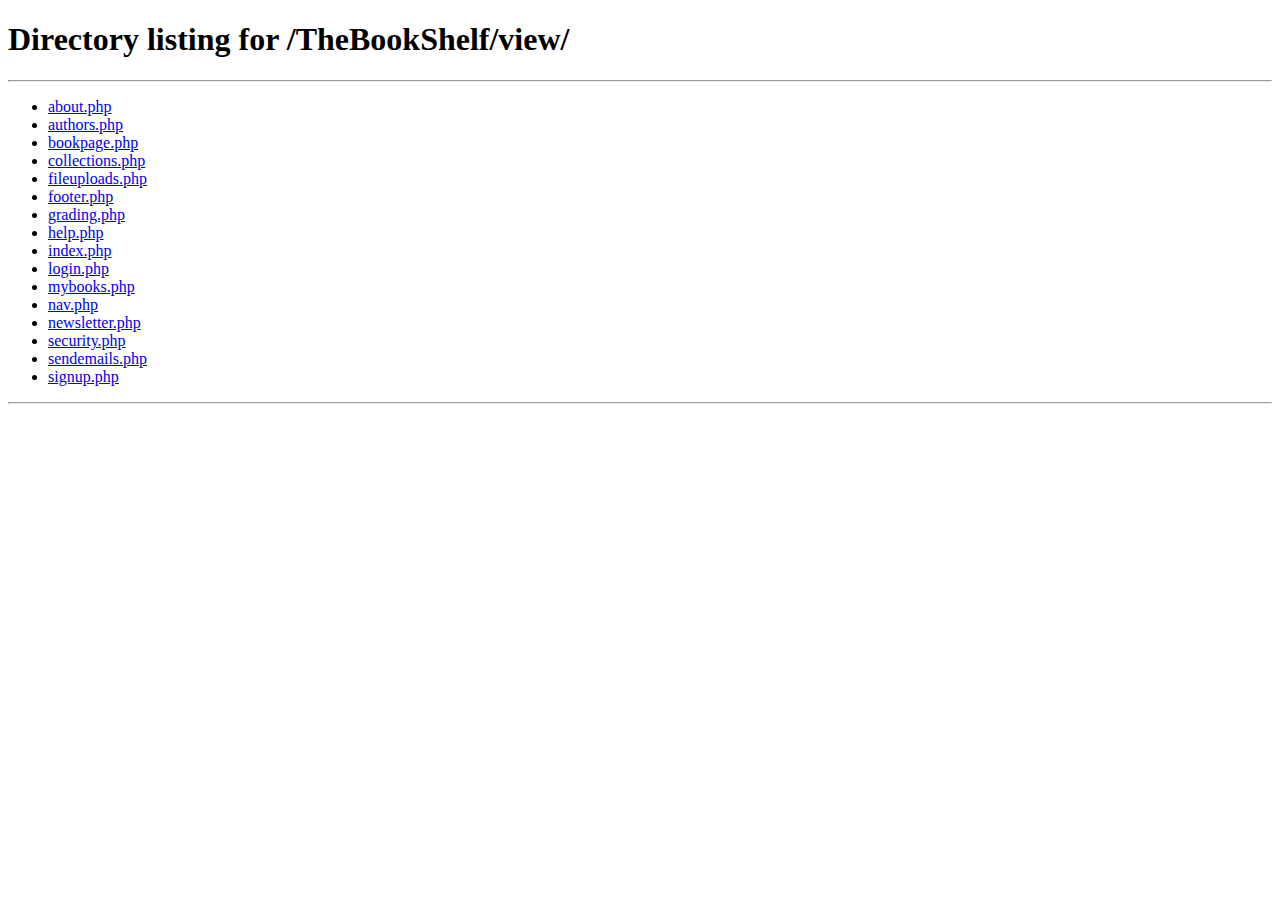
<file: TheBookShelf/index.html>
<!DOCTYPE html>
<html>
    <head>
        <title>Redirecting</title>
        <meta charset="UTF-8">
        <meta name="viewport" content="width=device-width, initial-scale=1.0">
        <meta http-equiv="REFRESH" content="0;url=./view" />
    </head>
    <body>
        <div>Redirecting</div>
    </body>
</html>
</file>
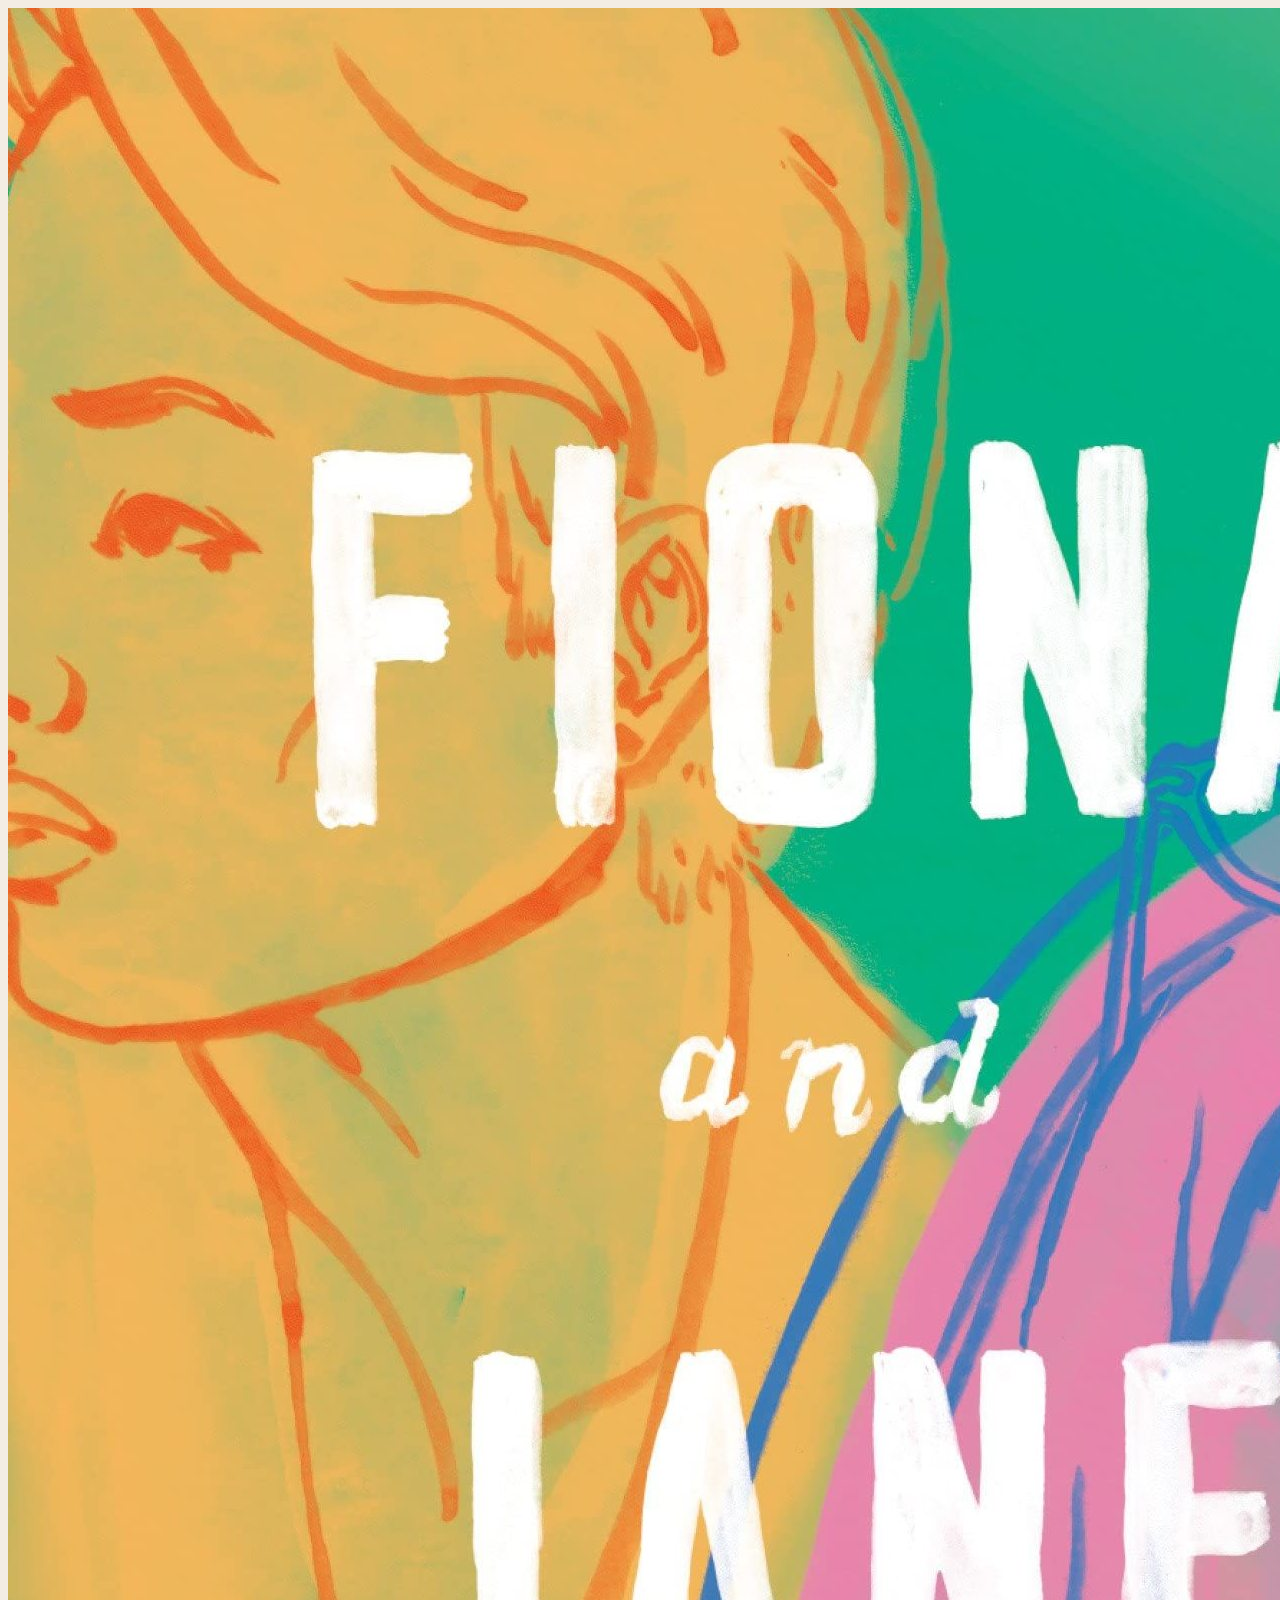
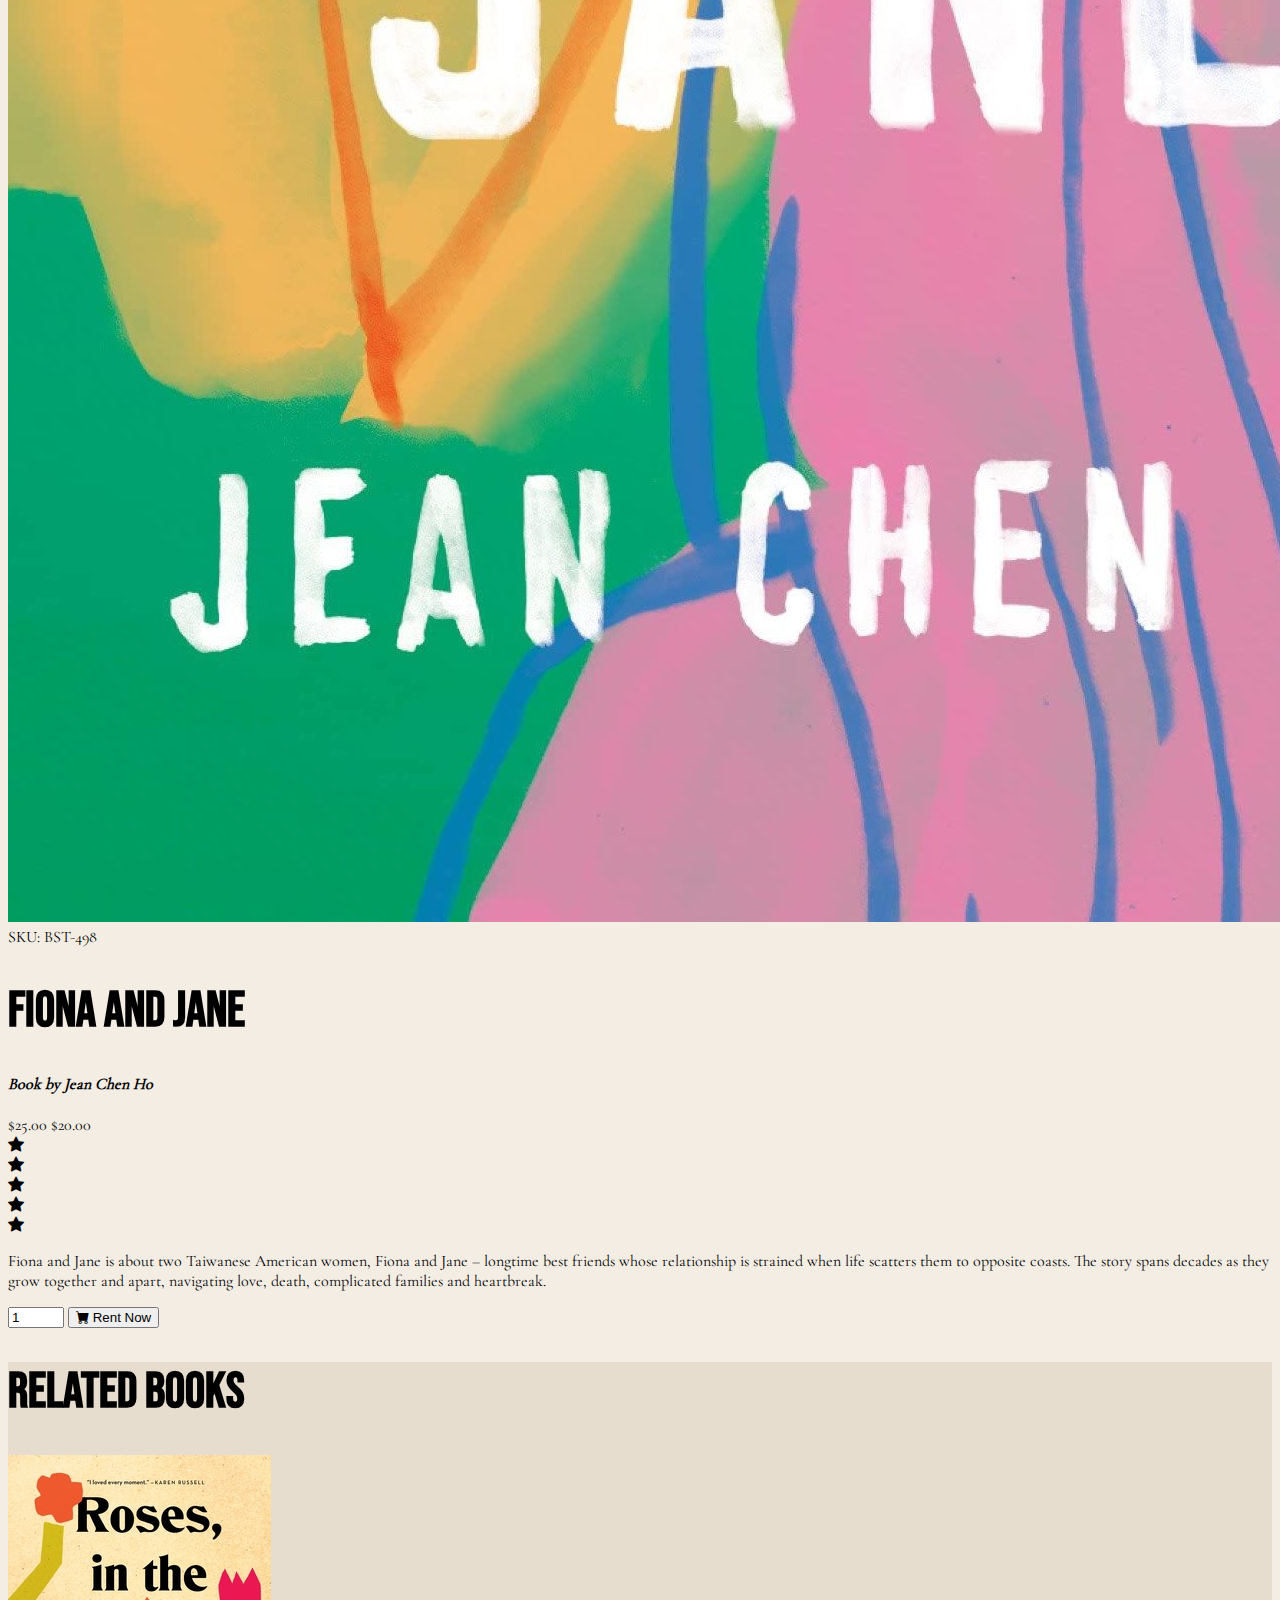
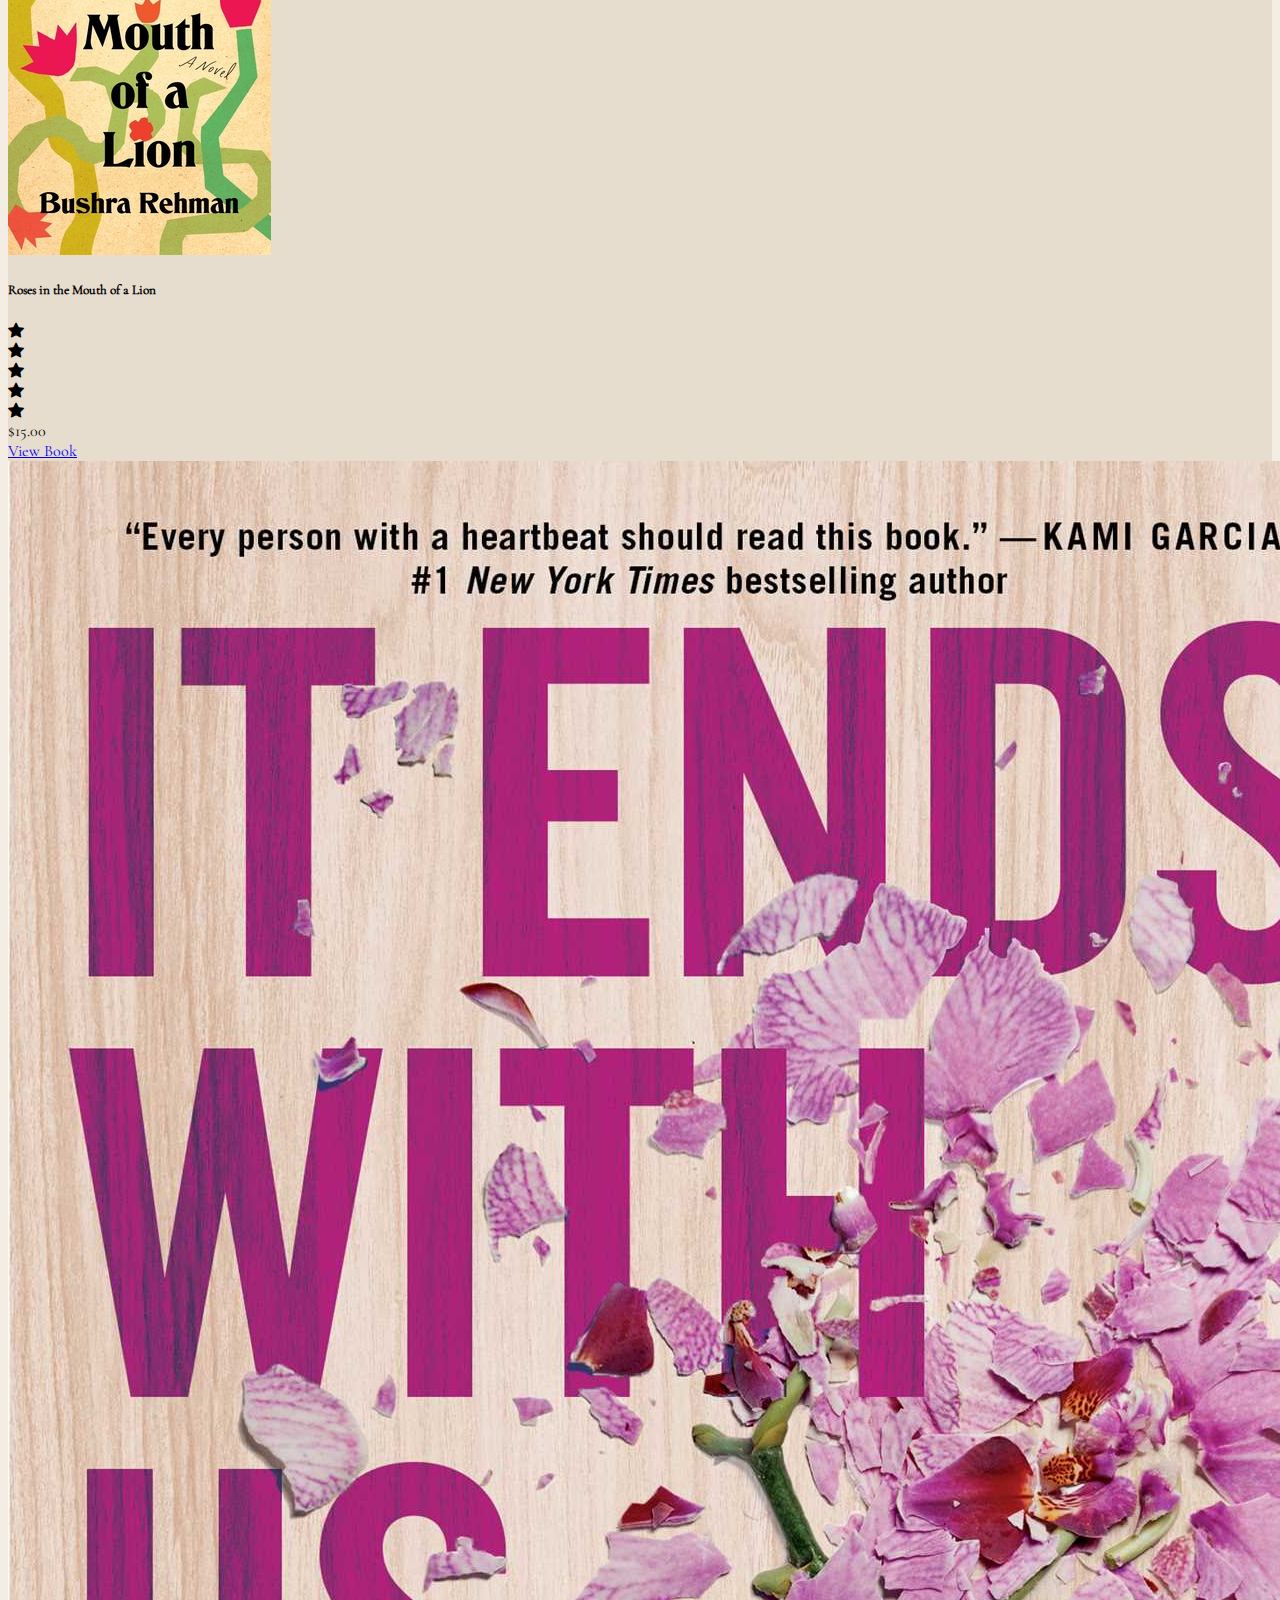
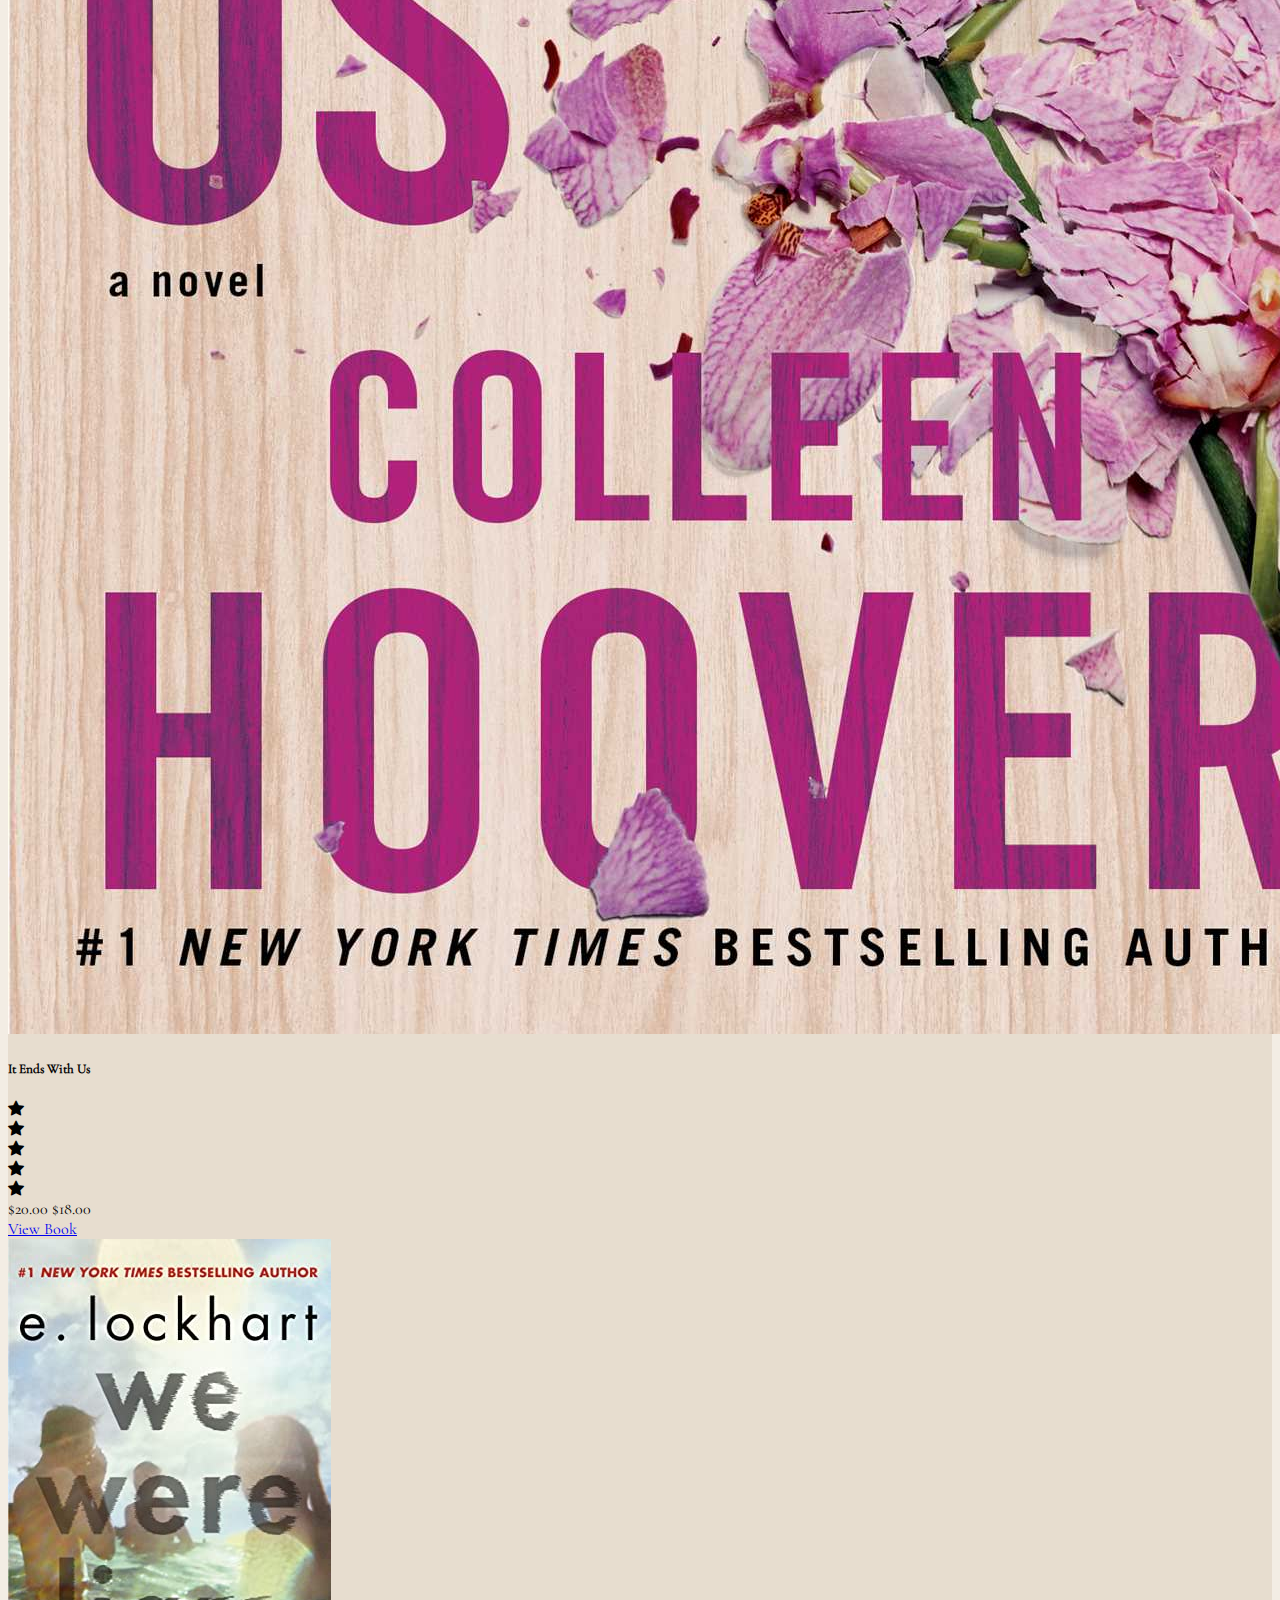
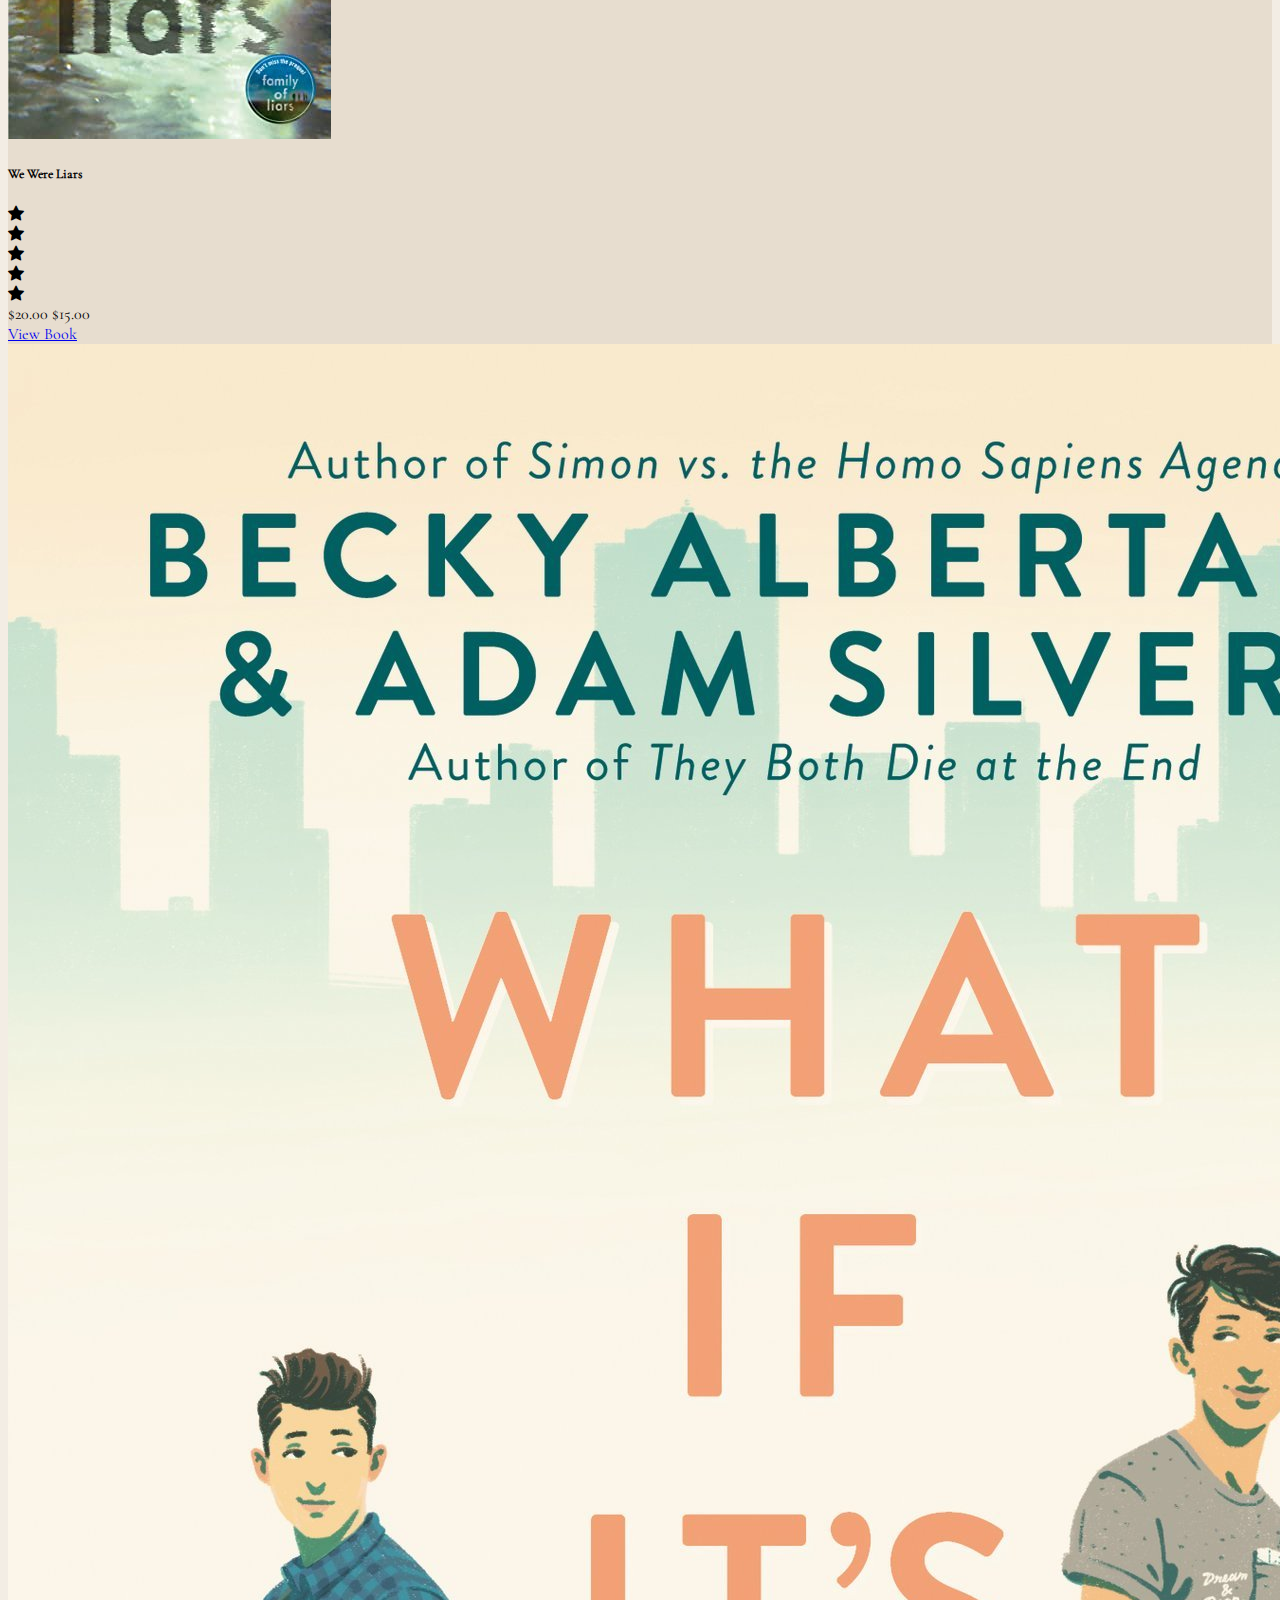
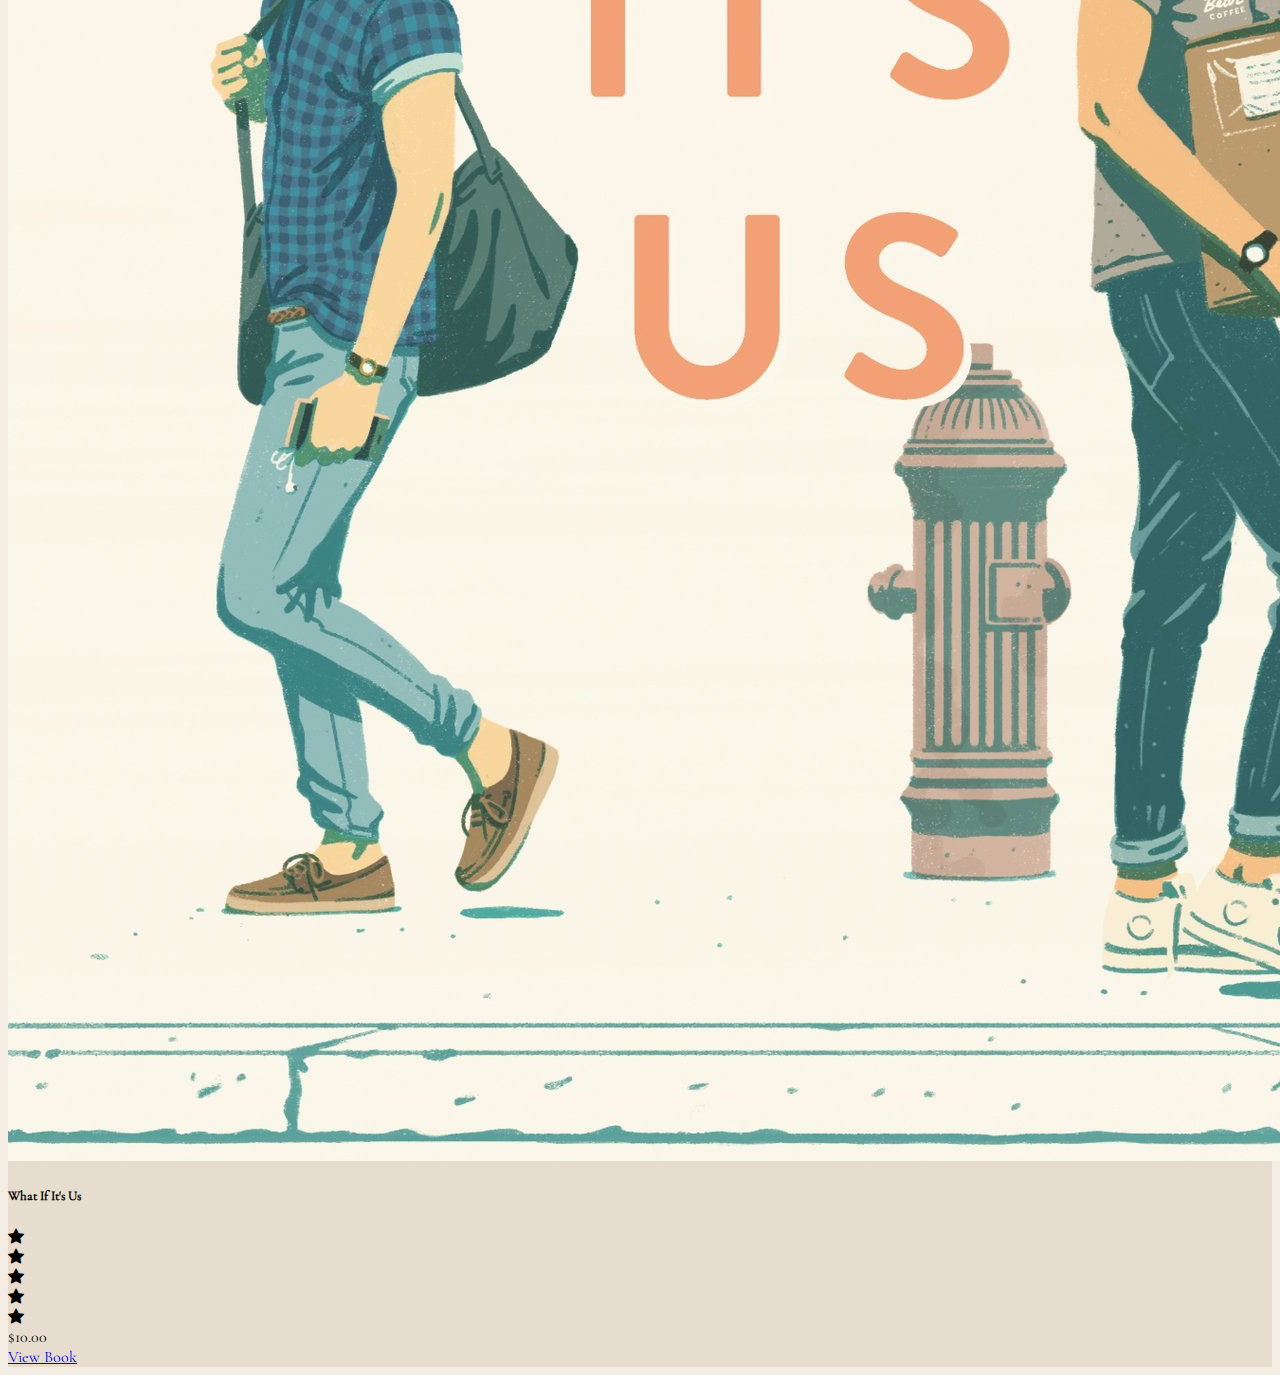
<file: CIS 370 Website 2/VIEW/bookdetails.html>
<!DOCTYPE html>
<html lang="en">
<head>
    <meta charset="UTF-8">
    <title>Book Details</title>
    <!-- meta tag for scalability -->
    <meta name="viewport" content="width=device-width, initial-scale=1, shrink-to-fit=no" />

    <!-- bootstrap links -->
    <link href="https://cdn.jsdelivr.net/npm/bootstrap@5.3.0-alpha1/dist/css/bootstrap.min.css"
          rel="stylesheet" integrity="sha384-GLhlTQ8iRABdZLl6O3oVMWSktQOp6b7In1Zl3/Jr59b6EGGoI1aFkw7cmDA6j6gD"
          crossorigin="anonymous">
    <script src="https://cdn.jsdelivr.net/npm/bootstrap@5.3.0-alpha1/dist/js/bootstrap.bundle.min.js"
            integrity="sha384-w76AqPfDkMBDXo30jS1Sgez6pr3x5MlQ1ZAGC+nuZB+EYdgRZgiwxhTBTkF7CXvN"
            crossorigin="anonymous"></script>
    <!-- Bootstrap icons-->
    <link href="https://cdn.jsdelivr.net/npm/bootstrap-icons@1.5.0/font/bootstrap-icons.css" rel="stylesheet" />
    <!-- Link the CSS files -->
    <link rel="stylesheet" type="text/css" href="../CSS/bookdetails.css">
</head>
<body>

    <!-- Product section-->
    <section class="py-5">
        <div class="container px-4 px-lg-5 my-5">
            <div class="row gx-4 gx-lg-5 align-items-center">
                <div class="col-md-6"><img class="card-img-top mb-5 mb-md-0 shadow-lg" src="../IMG/fiona-jane.jpg" alt="Fiona and Jane Book" /></div>
                <div class="col-md-6">
                    <div class="small mb-1">SKU: BST-498</div>
                    <h1 class="fw-bolder">FIONA AND JANE</h1>
                    <h4><i>Book by Jean Chen Ho</i></h4>
                    <div class="fs-5 mb-5">
                        <span class="text-decoration-line-through">$25.00</span>
                        <span>$20.00</span>
                        <!-- Product reviews-->
                        <div class="d-flex justify-content-left small text-warning mb-2">
                            <div class="bi-star-fill"></div>
                            <div class="bi-star-fill"></div>
                            <div class="bi-star-fill"></div>
                            <div class="bi-star-fill"></div>
                            <div class="bi-star-fill"></div>
                        </div>
                    </div>
                    <p class="lead">Fiona and Jane is about two Taiwanese American women, Fiona and Jane – longtime
                        best friends whose relationship is strained when life scatters them to opposite coasts.
                        The story spans decades as they grow together and apart, navigating love, death, complicated
                        families and heartbreak.</p>
                    <div class="d-flex">
                        <input class="form-control text-center me-3" id="inputQuantity" type="num" value="1" style="max-width: 3rem" />
                        <button class="btn btn-outline-dark flex-shrink-0" type="button">
                            <i class="bi-cart-fill me-1"></i>
                            Rent Now
                        </button>
                    </div>
                </div>
            </div>
        </div>
    </section>
    <!-- Related items section-->
    <section class="py-5 bg-color">
        <div class="container px-4 px-lg-5 mt-5">
            <h1 class="fw-bolder mb-4">Related Books</h1>
            <div class="row gx-4 gx-lg-5 row-cols-2 row-cols-md-3 row-cols-xl-4 justify-content-center">
                <div class="col mb-5">
                    <div class="shadow card h-100">
                        <!-- Product image-->
                        <img class="card-img-top" src="../IMG/checkedoutbook1.jpg" alt="Book image" />
                        <!-- Product details-->
                        <div class="card-body p-4">
                            <div class="text-center">
                                <!-- Product name-->
                                <h5 class="fw-bolder">Roses in the Mouth of a Lion</h5>
                                <!-- Product reviews-->
                                <div class="d-flex justify-content-center small text-warning mb-2">
                                    <div class="bi-star-fill"></div>
                                    <div class="bi-star-fill"></div>
                                    <div class="bi-star-fill"></div>
                                    <div class="bi-star-fill"></div>
                                    <div class="bi-star-fill"></div>
                                </div>
                                <!-- Product price-->
                                $15.00
                            </div>
                        </div>
                        <!-- Product actions-->
                        <div class="card-footer p-4 pt-0 border-top-0 bg-transparent">
                            <div class="text-center"><a class="btn btn-outline-dark mt-auto" href="#">View Book</a></div>
                        </div>
                    </div>
                </div>
                <div class="col mb-5">
                    <div class="shadow card h-100">
                        <!-- Product image-->
                        <img class="card-img-top" src="../IMG/ItEndsWithUsBook.jpeg" alt="Book Image" />
                        <!-- Product details-->
                        <div class="card-body p-4">
                            <div class="text-center">
                                <!-- Product name-->
                                <h5 class="fw-bolder">It Ends With Us</h5>
                                <!-- Product reviews-->
                                <div class="d-flex justify-content-center small text-warning mb-2">
                                    <div class="bi-star-fill"></div>
                                    <div class="bi-star-fill"></div>
                                    <div class="bi-star-fill"></div>
                                    <div class="bi-star-fill"></div>
                                    <div class="bi-star-fill"></div>
                                </div>
                                <!-- Product price-->
                                <span class="text-muted text-decoration-line-through">$20.00</span>
                                $18.00
                            </div>
                        </div>
                        <!-- Product actions-->
                        <div class="card-footer p-4 pt-0 border-top-0 bg-transparent">
                            <div class="text-center"><a class="btn btn-outline-dark mt-auto" href="#">View Book</a></div>
                        </div>
                    </div>
                </div>
                <div class="col mb-5">
                    <div class="shadow card h-100">
                        <!-- Product image-->
                        <img class="card-img-top" src="../IMG/we-were-liars.jpeg" alt="Book Image" />
                        <!-- Product details-->
                        <div class="card-body p-4">
                            <div class="text-center">
                                <!-- Product name-->
                                <h5 class="fw-bolder">We Were Liars</h5>
                                <!-- Product reviews-->
                                <div class="d-flex justify-content-center small text-warning mb-2">
                                    <div class="bi-star-fill"></div>
                                    <div class="bi-star-fill"></div>
                                    <div class="bi-star-fill"></div>
                                    <div class="bi-star-fill"></div>
                                    <div class="bi-star-fill"></div>
                                </div>
                                <!-- Product price-->
                                <span class="text-muted text-decoration-line-through">$20.00</span>
                                $15.00
                            </div>
                        </div>
                        <!-- Product actions-->
                        <div class="card-footer p-4 pt-0 border-top-0 bg-transparent">
                            <div class="text-center"><a class="btn btn-outline-dark mt-auto" href="#">View Book</a></div>
                        </div>
                    </div>
                </div>
                <div class="col mb-5">
                    <div class="shadow card h-100">
                        <!-- Product image-->
                        <img class="card-img-top" src="../IMG/what-if-its-us.jpeg" alt="Book Image" />
                        <!-- Product details-->
                        <div class="card-body p-4">
                            <div class="text-center">
                                <!-- Product name-->
                                <h5 class="fw-bolder">What If It's Us</h5>
                                <!-- Product reviews-->
                                <div class="d-flex justify-content-center small text-warning mb-2">
                                    <div class="bi-star-fill"></div>
                                    <div class="bi-star-fill"></div>
                                    <div class="bi-star-fill"></div>
                                    <div class="bi-star-fill"></div>
                                    <div class="bi-star-fill"></div>
                                </div>
                                <!-- Product price-->
                                $10.00
                            </div>
                        </div>
                        <!-- Product actions-->
                        <div class="card-footer p-4 pt-0 border-top-0 bg-transparent">
                            <div class="text-center"><a class="btn btn-outline-dark mt-auto" href="#">View Book</a></div>
                        </div>
                    </div>
                </div>
            </div>
        </div>
    </section>

</body>
</html>
</file>
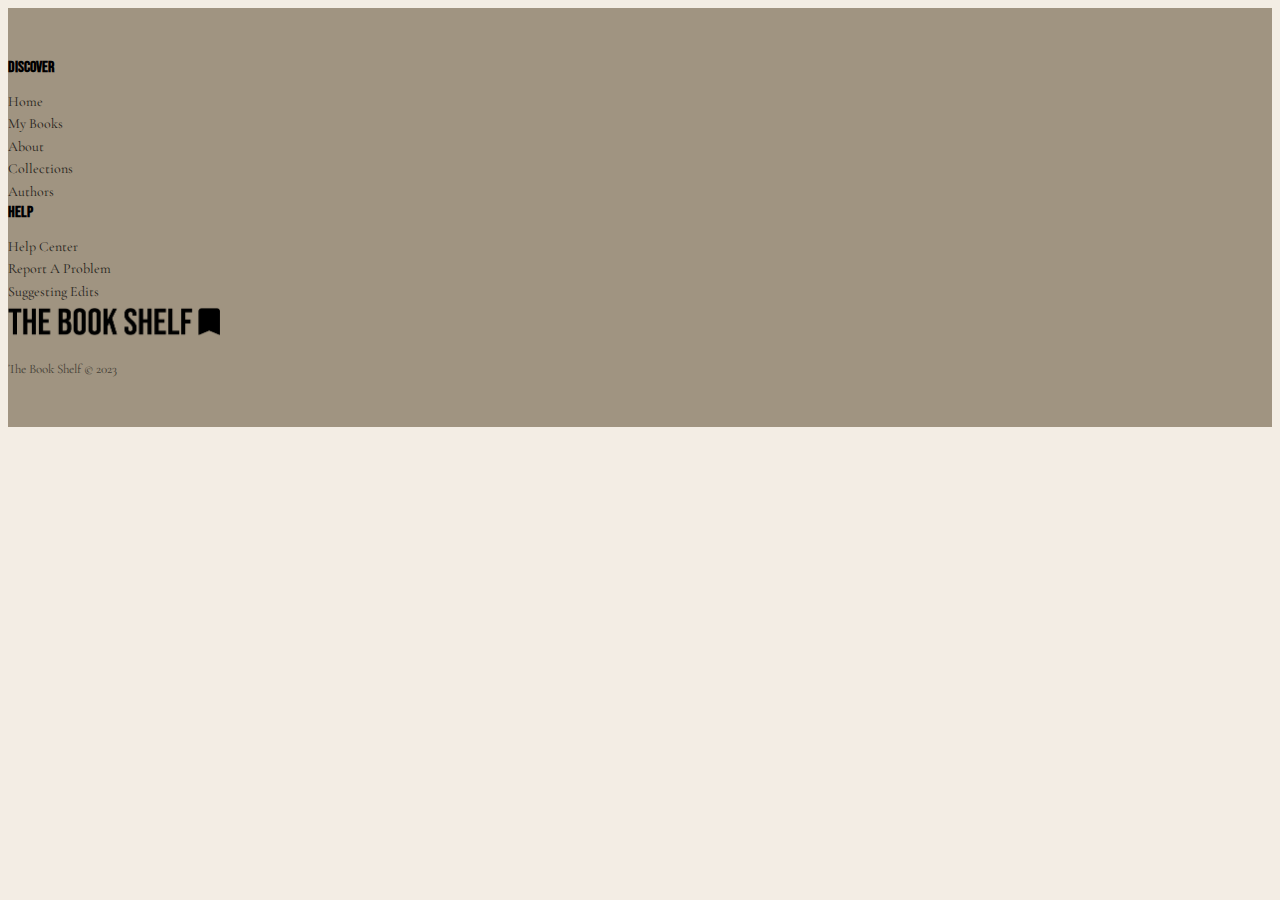
<file: CIS 370 Website/VIEW/Footer.html>
<!DOCTYPE html>
<html lang="en">
<head>
    <meta charset="UTF-8">
    <title>Footer</title>
    <meta name="viewport" content="width=device-width, initial-scale=1, shrink-to-fit=no" />
    <!-- Bootstrap with CSS -->
    <link href="https://cdn.jsdelivr.net/npm/bootstrap@5.3.0-alpha1/dist/css/bootstrap.min.css"
          rel="stylesheet" integrity="sha384-GLhlTQ8iRABdZLl6O3oVMWSktQOp6b7In1Zl3/Jr59b6EGGoI1aFkw7cmDA6j6gD"
          crossorigin="anonymous">
    <!-- Bootstrap with JS -->
    <script src="https://cdn.jsdelivr.net/npm/bootstrap@5.3.0-alpha1/dist/js/bootstrap.bundle.min.js"
            integrity="sha384-w76AqPfDkMBDXo30jS1Sgez6pr3x5MlQ1ZAGC+nuZB+EYdgRZgiwxhTBTkF7CXvN"
            crossorigin="anonymous"></script>
    <!-- Link the CSS file -->
    <link rel="stylesheet" type="text/css" href="../CSS/Index.css">
    <!-- Link the JS file -->
    <script src="../JS/Index.js" type="text/javascript"></script>
</head>
<body>
    <div class="footer-clean">
        <footer>
            <div class="container">
                <div class="row justify-content-center">
                    <div class="col-sm-4 col-md-3 item">
                        <h3>DISCOVER</h3>
                        <ul>
                            <li><a href="Index.html">Home</a></li>
                            <li><a href="mybooks.html">My Books</a></li>
                            <li><a href="about.html">About</a></li>
                            <li><a href="#">Collections</a></li>
                            <li><a href="#">Authors</a></li>
                        </ul>
                    </div>
                    <div class="col-sm-4 col-md-3 item">
                        <h3>HELP</h3>
                        <ul>
                            <li><a href="#">Help Center</a></li>
                            <li><a href="#">Report A Problem</a></li>
                            <li><a href="#">Suggesting Edits</a></li>
                        </ul>
                    </div>
                        <img src="../IMG/TheBookShelf.png" class="imagesize">
                        <p class="copyright text-center">The Book Shelf &copy 2023</p>
                    </div>
                </div>
            </div>
        </footer>
    </div>
</body>
</html>
</file>
<file: CIS 370 Website 2/CSS/bookdetails.css>
/* Change the background color and set the font */
Body{
    background-color: #F3EDE4;
    font-family: "Cormorant Garamond", Arial;
}
h1{
    font-family: "Bebas Neue", Arial;
    font-size: 50px;
}
@font-face {
    font-family: "Cormorant Garamond";
    src: url("../TYPE/CormorantGaramond-Regular.ttf");
}
@font-face {
    font-family: "Bebas Neue";
    src: url("../TYPE/BebasNeue-Regular.ttf");
}
/* Change the background color of the related books section */
.bg-color{
    background-color: #e7ddcf;
}
</file>
<file: CIS 370 Website/CSS/Index.css>
/* Change the background color and set the font */
Body{
    background-color: #F3EDE4;
    font-family: "Cormorant Garamond", Arial;
}
h1{
    font-family: "Bebas Neue", Arial;
}
/* resize the logo in the navigation bar*/
.Logo{
    width: 100%;
    Height: auto;
}
@font-face {
    font-family: "Cormorant Garamond";
    src: url("../TYPE/CormorantGaramond-Regular.ttf");
}
@font-face {
    font-family: "Bebas Neue";
    src: url("../TYPE/BebasNeue-Regular.ttf");
}

/* STYLE THE IMG ON HOME PAGE */
.coverimg{
    /* The image used */
    background-image: url("../IMG/BGIMG1.png");

    /* Full height */
    height: 100%;

    /* Center and scale the image nicely */
    background-position: center;
    background-repeat: no-repeat;
    background-size: cover;
}

/* STYLING THE FOOTER */
.footer-clean {
    padding:50px 0;
    background-color:#A09481;
    color: black;
}

.footer-clean h3 {
    font-family: "Bebas Neue", Arial;
    margin-top:0;
    margin-bottom:12px;
    font-weight:bold;
    font-size:16px;
}

.footer-clean ul {
    padding:0;
    list-style:none;
    line-height:1.6;
    font-size:14px;
    margin-bottom:0;
}

.footer-clean ul a {
    color:inherit;
    text-decoration:none;
    opacity:0.8;
}

.footer-clean ul a:hover {
    opacity:1;
}

.footer-clean .item.social {
    text-align:right;
}

@media (max-width:767px) {
    .footer-clean .item {
        text-align:center;
        padding-bottom:20px;
    }
}

@media (max-width: 768px) {
    .footer-clean .item.social {
        text-align:center;
    }
}

.footer-clean .item.social > a {
    font-size:24px;
    width:40px;
    height:40px;
    line-height:40px;
    display:inline-block;
    text-align:center;
    border-radius:50%;
    border:1px solid #ccc;
    margin-left:10px;
    margin-top:22px;
    color:inherit;
    opacity:0.75;
}

.footer-clean .item.social > a:hover {
    opacity:0.9;
}

@media (max-width:991px) {
    .footer-clean .item.social > a {
        margin-top:40px;
    }
}

@media (max-width:767px) {
    .footer-clean .item.social > a {
        margin-top:10px;
    }
}

.footer-clean .copyright {
    margin-top:14px;
    margin-bottom:0;
    font-size:13px;
    opacity:0.6;
    align-content: center;
}
.imagesize{
    width: 212px;
    height: 39px;
}
</file>
